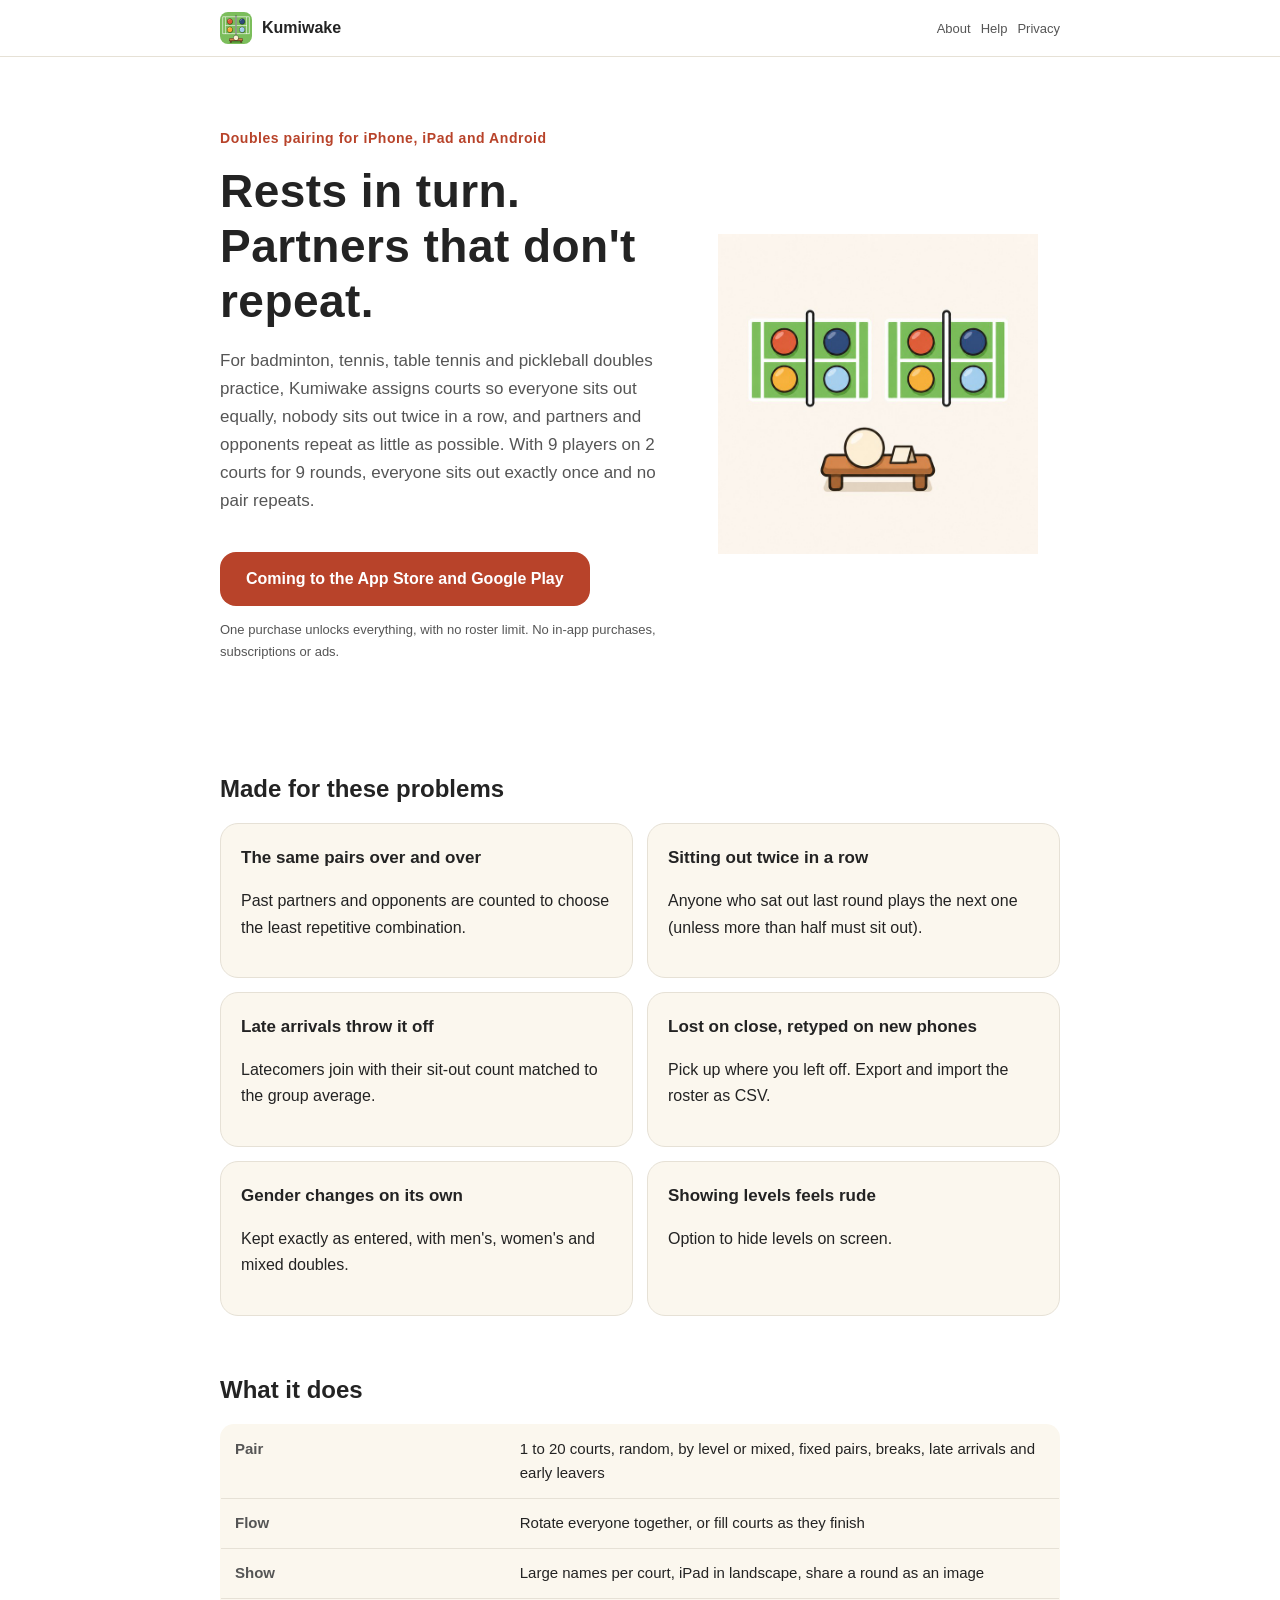
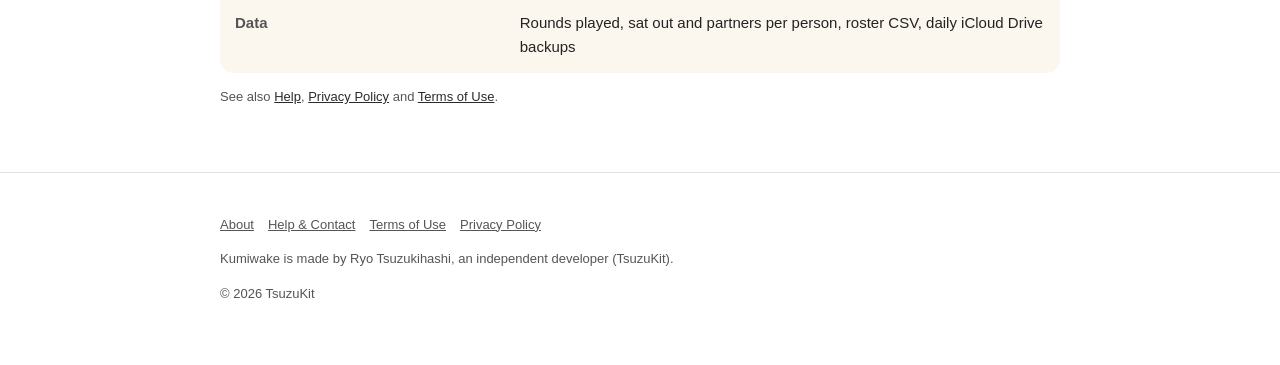
<file: index.html>
<!DOCTYPE html>
<html lang="ja" data-title-ja="くみわけ｜ダブルスのペア決めとコート振り分け" data-title-en="Kumiwake | Doubles pairing">
<head>
<meta charset="UTF-8">
<meta name="viewport" content="width=device-width, initial-scale=1">
<script>(function(){var l=navigator.languages&&navigator.languages.length?navigator.languages:[navigator.language||"ja"],p="en";for(var i=0;i<l.length;i++){var c=String(l[i]).toLowerCase();if(c.indexOf("ja")===0){p="ja";break}if(c.indexOf("en")===0){p="en";break}}var d=document.documentElement;d.lang=p;var t=d.getAttribute("data-title-"+p);if(t){document.title=t}})();</script>
<title>くみわけ｜ダブルスのペア決めとコート振り分け</title>
<meta name="description" content="練習会のダブルスを、休みの回数をそろえ、続けて休まず、同じペアと相手が重ならないように組む。途中参加・早退・固定のペアにも。買い切り・広告なし。 / Pair doubles players so everyone sits out equally, nobody sits out twice in a row, and partners rarely repeat. Late arrivals and fixed pairs too. One purchase, no ads.">
<meta property="og:title" content="くみわけ｜ダブルスのペア決めとコート振り分け">
<meta property="og:description" content="練習会のダブルスを、休みの回数をそろえ、続けて休まず、同じペアと相手が重ならないように組む。途中参加・早退・固定のペアにも。買い切り・広告なし。">
<meta property="og:type" content="website">
<meta property="og:url" content="https://kumiwake.tsuzukit.com/">
<meta property="og:image" content="https://kumiwake.tsuzukit.com/assets/og.jpg">
<link rel="icon" href="assets/icon.png">
<link rel="apple-touch-icon" href="assets/icon.png">
<link rel="stylesheet" href="style.css">
</head>
<body>
<div data-l="ja" lang="ja">
<header class="site"><div class="wrap">
<a class="brand" href="./"><img src="assets/icon.png" alt="" width="32" height="32">くみわけ</a>
<nav class="site"><a href="./">紹介</a><a href="support.html">使い方</a><a href="privacy.html">プライバシー</a></nav>
</div></header>
<main class="wrap">
<section class="hero">
<div>
<p class="eyebrow">iPhone・iPad・Android の練習会のペア決め</p>
<h1>休みは順番に。<br>同じペアは続かない。</h1>
<p class="lead">バドミントン・テニス・卓球・ピックルボールのダブルスの練習会で、休みの回数をそろえ、同じ人が続けて休まず、同じペアと同じ相手がなるべく重ならないようにコートを振り分けます。9人・2コートを9回組むと、全員がちょうど1回ずつ休み、同じペアは1度も重なりません。</p>
<a class="cta" href="#store" id="store">App Store・Google Play で配信予定</a>
<p class="note">買い切りで全部の機能が使え、名簿の人数にも制限はありません。アプリ内課金・サブスクリプション・広告はありません。</p>
</div>
<img src="assets/hero.jpg" alt="コートに名前の札が振り分けられるイラスト" width="360">
</section>

<h2>こんな困りごとのために</h2>
<div class="grid two">
<div class="card"><h3>同じペアばかり</h3><p>これまでのペアと相手の回数を数えて、重なりの少ない組み合わせを選びます。</p></div>
<div class="card"><h3>連続で休む人が出る</h3><p>前の回に休んだ人は、次の回は必ず出ます（休む人が半分をこえるときを除く）。</p></div>
<div class="card"><h3>途中参加で休みが偏る</h3><p>途中で来た人は、休みの回数をみんなの平均にそろえて入ります。</p></div>
<div class="card"><h3>閉じると消える・機種変更で入れ直し</h3><p>閉じても続きから。名簿は CSV で書き出し・読みこみ。</p></div>
<div class="card"><h3>性別が勝手に変わる</h3><p>入れたままにします。男ダブ・女ダブ・ミックスも。</p></div>
<div class="card"><h3>レベルが相手に見えるのは失礼</h3><p>レベルを画面に出さない設定があります。</p></div>
</div>

<h2>できること</h2>
<table>
<tr><th>組む</th><td>コート 1〜20 面・ばらばら／レベルをそろえる／男女・固定のペア・休みの人・途中参加と早退</td></tr>
<tr><th>進め方</th><td>みんなそろって交代・終わったコートから順に</td></tr>
<tr><th>見せる</th><td>コートごとのペアを大きく・iPad の横・回を画像で共有</td></tr>
<tr><th>データ</th><td>出た回数・休んだ回数・組んだ相手の数・名簿の CSV・iCloud Drive の毎日の控え</td></tr>
</table>
<p class="note"><a href="support.html">使い方</a>・<a href="privacy.html">プライバシーポリシー</a>・<a href="terms.html">利用規約</a>もご覧ください。</p>
</main>
<footer class="site"><div class="wrap">
<p><a href="./">紹介</a><a href="support.html">使い方とお問い合わせ</a><a href="terms.html">利用規約</a><a href="privacy.html">プライバシーポリシー</a></p>
<p>くみわけは、個人開発者の續橋涼（TsuzuKit）が作っているアプリです。</p>
<p>© 2026 TsuzuKit</p>
</div></footer>
</div>
<div data-l="en" lang="en">
<header class="site"><div class="wrap">
<a class="brand" href="./"><img src="assets/icon.png" alt="" width="32" height="32">Kumiwake</a>
<nav class="site"><a href="./">About</a><a href="support.html">Help</a><a href="privacy.html">Privacy</a></nav>
</div></header>
<main class="wrap">
<section class="hero">
<div>
<p class="eyebrow">Doubles pairing for iPhone, iPad and Android</p>
<h1>Rests in turn.<br>Partners that don't repeat.</h1>
<p class="lead">For badminton, tennis, table tennis and pickleball doubles practice, Kumiwake assigns courts so everyone sits out equally, nobody sits out twice in a row, and partners and opponents repeat as little as possible. With 9 players on 2 courts for 9 rounds, everyone sits out exactly once and no pair repeats.</p>
<a class="cta" href="#store" id="store">Coming to the App Store and Google Play</a>
<p class="note">One purchase unlocks everything, with no roster limit. No in-app purchases, subscriptions or ads.</p>
</div>
<img src="assets/hero.jpg" alt="Illustration of name tags assigned to courts" width="360">
</section>

<h2>Made for these problems</h2>
<div class="grid two">
<div class="card"><h3>The same pairs over and over</h3><p>Past partners and opponents are counted to choose the least repetitive combination.</p></div>
<div class="card"><h3>Sitting out twice in a row</h3><p>Anyone who sat out last round plays the next one (unless more than half must sit out).</p></div>
<div class="card"><h3>Late arrivals throw it off</h3><p>Latecomers join with their sit-out count matched to the group average.</p></div>
<div class="card"><h3>Lost on close, retyped on new phones</h3><p>Pick up where you left off. Export and import the roster as CSV.</p></div>
<div class="card"><h3>Gender changes on its own</h3><p>Kept exactly as entered, with men's, women's and mixed doubles.</p></div>
<div class="card"><h3>Showing levels feels rude</h3><p>Option to hide levels on screen.</p></div>
</div>

<h2>What it does</h2>
<table>
<tr><th>Pair</th><td>1 to 20 courts, random, by level or mixed, fixed pairs, breaks, late arrivals and early leavers</td></tr>
<tr><th>Flow</th><td>Rotate everyone together, or fill courts as they finish</td></tr>
<tr><th>Show</th><td>Large names per court, iPad in landscape, share a round as an image</td></tr>
<tr><th>Data</th><td>Rounds played, sat out and partners per person, roster CSV, daily iCloud Drive backups</td></tr>
</table>
<p class="note">See also <a href="support.html">Help</a>, <a href="privacy.html">Privacy Policy</a> and <a href="terms.html">Terms of Use</a>.</p>
</main>
<footer class="site"><div class="wrap">
<p><a href="./">About</a><a href="support.html">Help & Contact</a><a href="terms.html">Terms of Use</a><a href="privacy.html">Privacy Policy</a></p>
<p>Kumiwake is made by Ryo Tsuzukihashi, an independent developer (TsuzuKit).</p>
<p>© 2026 TsuzuKit</p>
</div></footer>
</div>
</body>
</html>
</file>
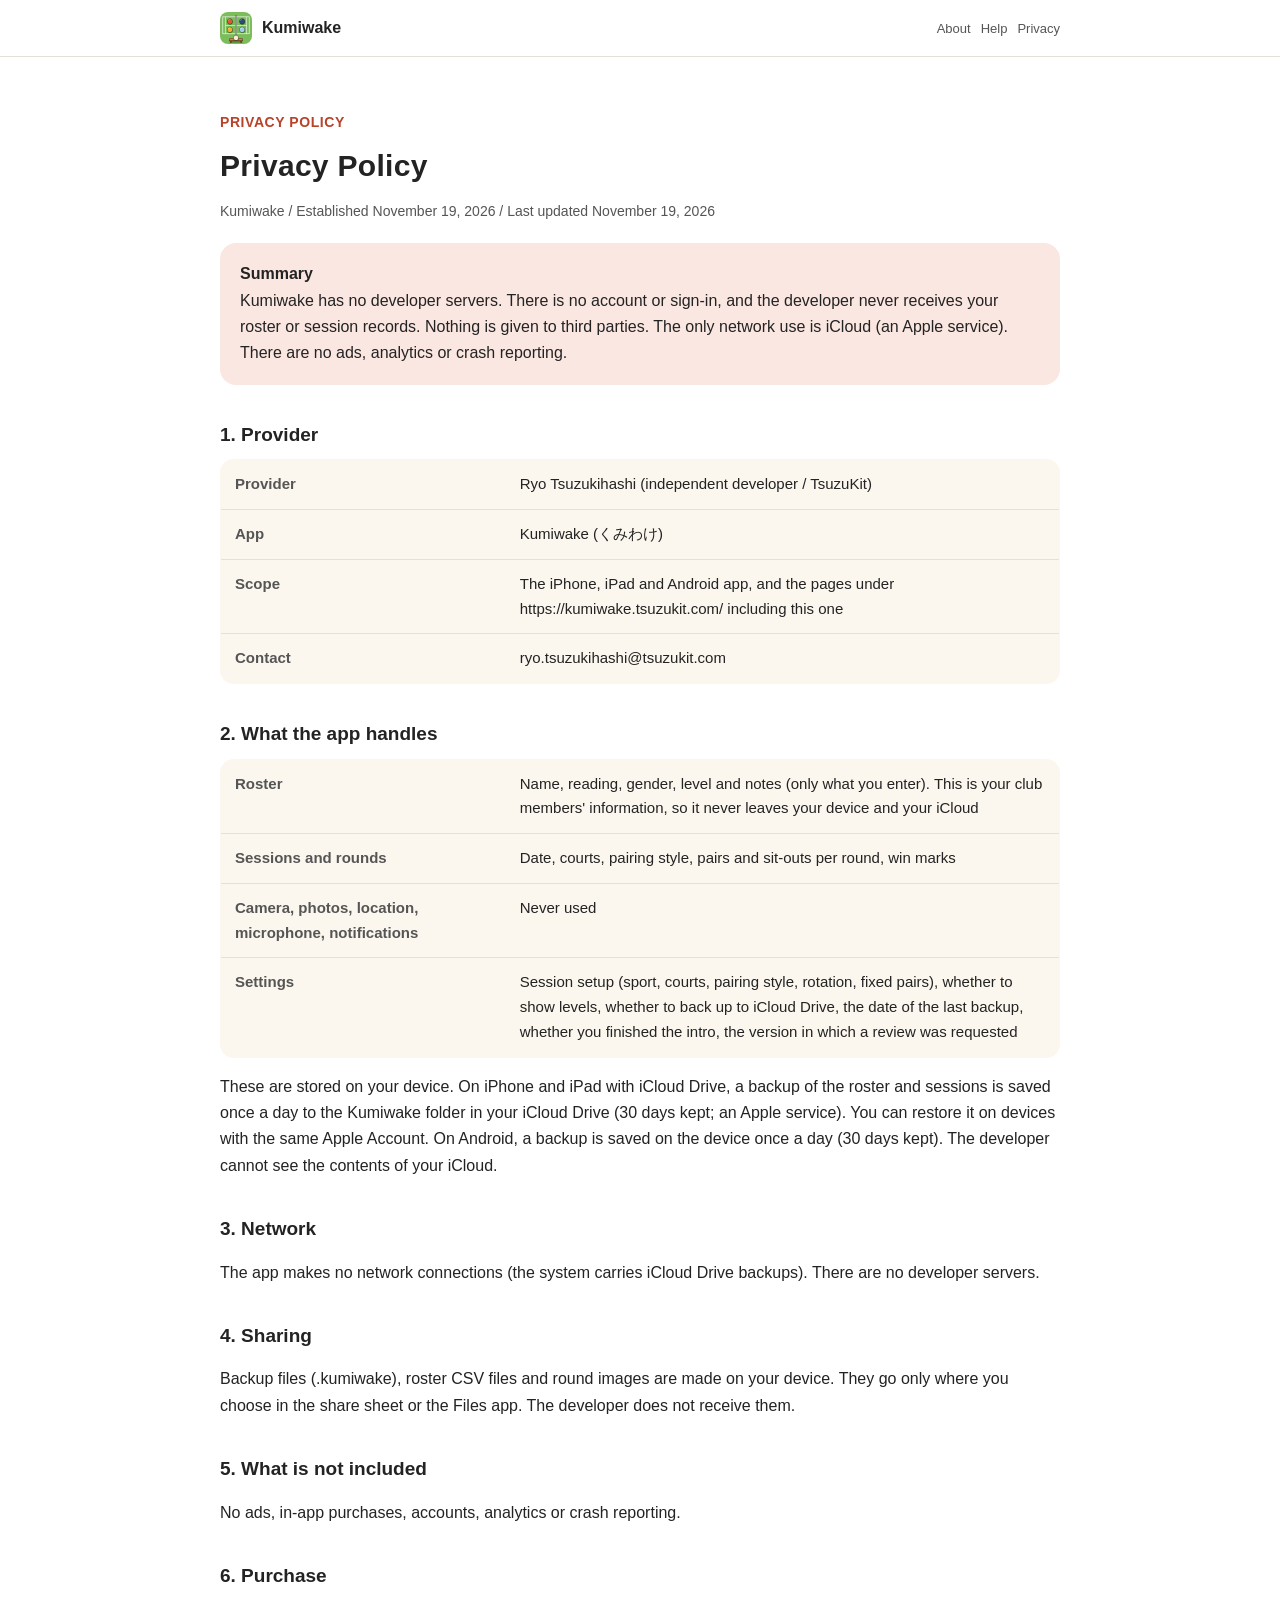
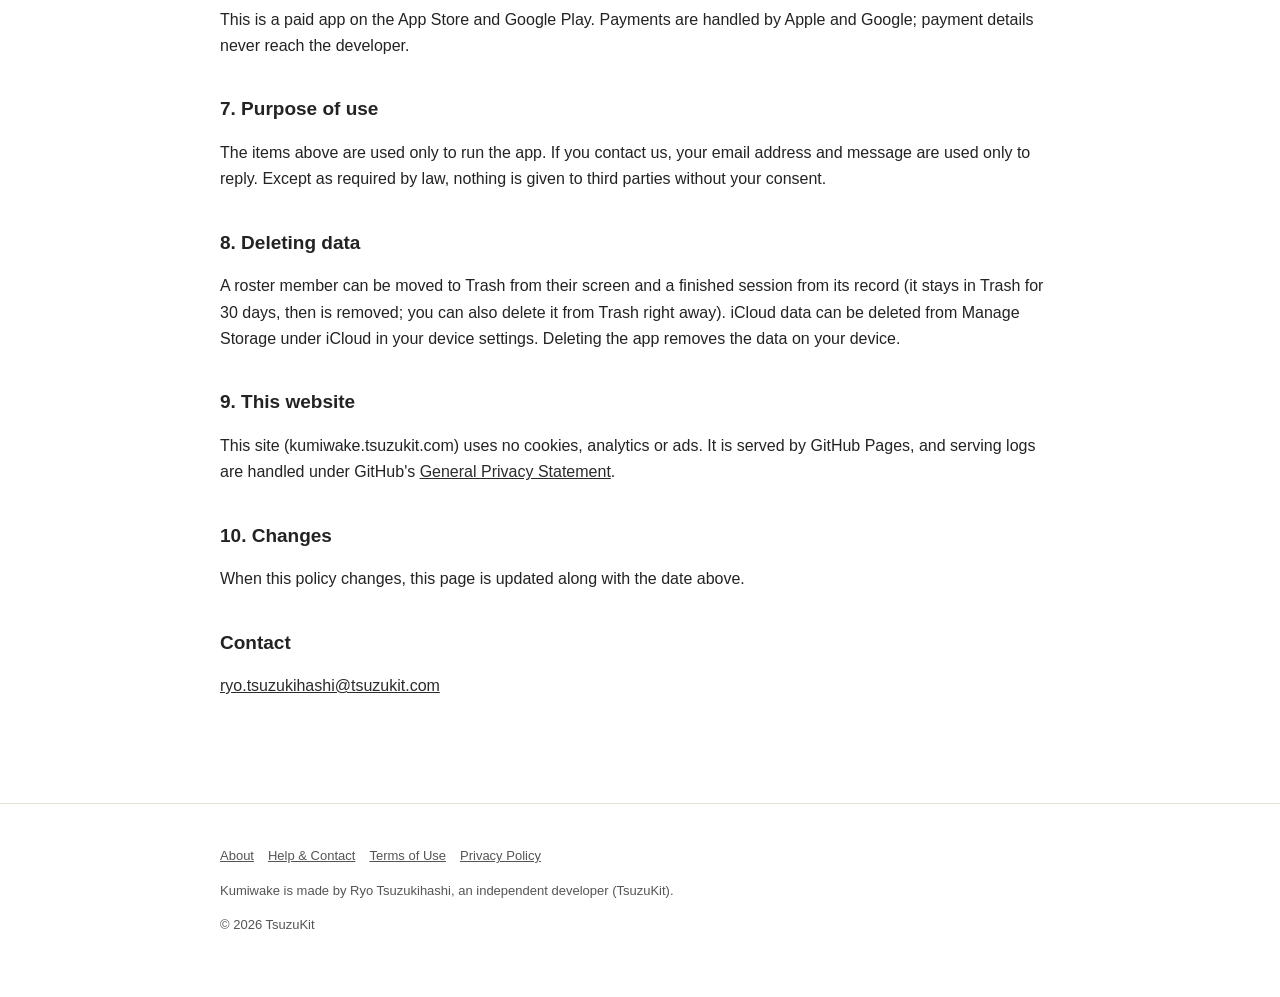
<file: privacy.html>
<!DOCTYPE html>
<html lang="ja" data-title-ja="プライバシーポリシー - くみわけ" data-title-en="Privacy Policy - Kumiwake">
<head>
<meta charset="UTF-8">
<meta name="viewport" content="width=device-width, initial-scale=1">
<script>(function(){var l=navigator.languages&&navigator.languages.length?navigator.languages:[navigator.language||"ja"],p="en";for(var i=0;i<l.length;i++){var c=String(l[i]).toLowerCase();if(c.indexOf("ja")===0){p="ja";break}if(c.indexOf("en")===0){p="en";break}}var d=document.documentElement;d.lang=p;var t=d.getAttribute("data-title-"+p);if(t){document.title=t}})();</script>
<title>プライバシーポリシー - くみわけ</title>
<meta name="description" content="くみわけのプライバシーポリシー。開発者は個人情報を集めません。名簿は端末の外に送りません。 / Privacy Policy for Kumiwake. The developer collects no personal information. Your roster never leaves your device.">
<meta property="og:title" content="プライバシーポリシー - くみわけ">
<meta property="og:description" content="くみわけのプライバシーポリシー。開発者は個人情報を集めません。名簿は端末の外に送りません。">
<meta property="og:type" content="website">
<meta property="og:url" content="https://kumiwake.tsuzukit.com/privacy.html">
<meta property="og:image" content="https://kumiwake.tsuzukit.com/assets/og.jpg">
<link rel="icon" href="assets/icon.png">
<link rel="apple-touch-icon" href="assets/icon.png">
<link rel="stylesheet" href="style.css">
</head>
<body>
<div data-l="ja" lang="ja">
<header class="site"><div class="wrap">
<a class="brand" href="./"><img src="assets/icon.png" alt="" width="32" height="32">くみわけ</a>
<nav class="site"><a href="./">紹介</a><a href="support.html">使い方</a><a href="privacy.html">プライバシー</a></nav>
</div></header>
<main class="wrap">
<article class="doc">
<p class="eyebrow">PRIVACY POLICY</p>
<h1>プライバシーポリシー</h1>
<p class="meta">くみわけ／制定日 2026年11月19日／改定日 2026年11月19日</p>
<div class="summary"><strong>このポリシーの要旨</strong><br>くみわけは、開発者のサーバーを持たないアプリです。アカウント登録やログインはなく、開発者があなたの名簿や練習会の記録を受け取ることはありません。第三者に渡すこともありません。通信は iCloud（Apple のサービス）だけです。広告、分析ツール、クラッシュを報告する仕組みは入れていません。</div>
<h2>1. 提供者</h2>
<table>
<tr><th>提供者</th><td>續橋涼（個人開発者 / TsuzuKit）</td></tr>
<tr><th>アプリ名</th><td>くみわけ（英語名 Kumiwake）</td></tr>
<tr><th>対象</th><td>iPhone・iPad・Android 向けアプリと、このページを含む https://kumiwake.tsuzukit.com/ 配下のページ</td></tr>
<tr><th>連絡先</th><td>ryo.tsuzukihashi@tsuzukit.com</td></tr>
</table>
<h2>2. アプリが扱うもの</h2>
<table>
<tr><th>名簿</th><td>名前・ふりがな・性別・レベル・メモ（どれも入れたものだけ）。仲間の方の情報なので、端末とあなたの iCloud の外には出しません</td></tr>
<tr><th>練習会と回</th><td>日付・コート数・組み方・回ごとのペアと休み・勝ちの印</td></tr>
<tr><th>カメラ・写真・位置・マイク・通知</th><td>使いません</td></tr>
<tr><th>アプリの設定</th><td>練習会の初めの決めごと（競技・コート数・組み方・進め方・固定のペア）・レベルを出すか・iCloud Drive に控えるか・最後に控えた日・案内を終えたかどうか・レビューのお願いを出した版</td></tr>
</table>
<p>これらは端末の中に保存します。iCloud Drive が使える iPhone・iPad では、名簿と練習会の控えを毎日1回あなたの iCloud Drive の「Kumiwake」のフォルダに置きます（30 日分。Apple のサービス）。同じ Apple アカウントの端末から戻せます。Android では、控えを毎日1回この端末の中に置きます（30 日分）。開発者は、あなたの iCloud の中身を見ることはできません。</p>
<h2>3. 通信</h2>
<p>アプリは通信しません（iCloud Drive の控えは OS が運びます）。開発者のサーバーはありません。</p>
<h2>4. 書き出し</h2>
<p>控えのファイル（.kumiwake）・名簿の CSV・回の画像は端末の中で作ります。送り先は、あなたが共有の画面やファイル App で選んだ場所です。開発者には届きません。</p>
<h2>5. 入れていないもの</h2>
<p>広告・アプリ内課金・アカウント登録・分析ツール・クラッシュの報告は入れていません。</p>
<h2>6. 購入</h2>
<p>本アプリは App Store と Google Play の有料アプリです。お支払いは Apple・Google が処理し、支払いの情報は開発者には届きません。</p>
<h2>7. 情報を使う目的</h2>
<p>上のものは、アプリを動かすためだけに使います。お問い合わせをいただいたときは、メールアドレスと内容をお返事のためだけに使います。法令にもとづく場合を除き、本人の同意なく第三者に渡すことはありません。</p>
<h2>8. 消したいとき</h2>
<p>名簿の人は1人の画面から、終わった練習会は記録の画面から、ゴミ箱に入れられます（ゴミ箱に 30 日残り、そのあと消えます。ゴミ箱からすぐに消すこともできます）。iCloud の記録は、端末の設定の iCloud の「ストレージを管理」から消せます。アプリを消すと、端末の中のデータは消えます。</p>
<h2>9. このウェブサイトについて</h2>
<p>このサイト（kumiwake.tsuzukit.com）は、Cookie も、アクセスを計測する仕組みも、広告も使っていません。サイトは GitHub Pages で配信しており、配信の記録は GitHub の <a href="https://docs.github.com/ja/site-policy/privacy-policies/github-general-privacy-statement">プライバシーについての声明</a> に沿って扱われます。</p>
<h2>10. 改定</h2>
<p>このポリシーを変えるときは、このページを書きかえ、上の改定日を新しくします。</p>
<h2>お問い合わせ</h2>
<p><a href="mailto:ryo.tsuzukihashi@tsuzukit.com">ryo.tsuzukihashi@tsuzukit.com</a></p>
</article>
</main>
<footer class="site"><div class="wrap">
<p><a href="./">紹介</a><a href="support.html">使い方とお問い合わせ</a><a href="terms.html">利用規約</a><a href="privacy.html">プライバシーポリシー</a></p>
<p>くみわけは、個人開発者の續橋涼（TsuzuKit）が作っているアプリです。</p>
<p>© 2026 TsuzuKit</p>
</div></footer>
</div>
<div data-l="en" lang="en">
<header class="site"><div class="wrap">
<a class="brand" href="./"><img src="assets/icon.png" alt="" width="32" height="32">Kumiwake</a>
<nav class="site"><a href="./">About</a><a href="support.html">Help</a><a href="privacy.html">Privacy</a></nav>
</div></header>
<main class="wrap">
<article class="doc">
<p class="eyebrow">PRIVACY POLICY</p>
<h1>Privacy Policy</h1>
<p class="meta">Kumiwake / Established November 19, 2026 / Last updated November 19, 2026</p>
<div class="summary"><strong>Summary</strong><br>Kumiwake has no developer servers. There is no account or sign-in, and the developer never receives your roster or session records. Nothing is given to third parties. The only network use is iCloud (an Apple service). There are no ads, analytics or crash reporting.</div>
<h2>1. Provider</h2>
<table>
<tr><th>Provider</th><td>Ryo Tsuzukihashi (independent developer / TsuzuKit)</td></tr>
<tr><th>App</th><td>Kumiwake (くみわけ)</td></tr>
<tr><th>Scope</th><td>The iPhone, iPad and Android app, and the pages under https://kumiwake.tsuzukit.com/ including this one</td></tr>
<tr><th>Contact</th><td>ryo.tsuzukihashi@tsuzukit.com</td></tr>
</table>
<h2>2. What the app handles</h2>
<table>
<tr><th>Roster</th><td>Name, reading, gender, level and notes (only what you enter). This is your club members' information, so it never leaves your device and your iCloud</td></tr>
<tr><th>Sessions and rounds</th><td>Date, courts, pairing style, pairs and sit-outs per round, win marks</td></tr>
<tr><th>Camera, photos, location, microphone, notifications</th><td>Never used</td></tr>
<tr><th>Settings</th><td>Session setup (sport, courts, pairing style, rotation, fixed pairs), whether to show levels, whether to back up to iCloud Drive, the date of the last backup, whether you finished the intro, the version in which a review was requested</td></tr>
</table>
<p>These are stored on your device. On iPhone and iPad with iCloud Drive, a backup of the roster and sessions is saved once a day to the Kumiwake folder in your iCloud Drive (30 days kept; an Apple service). You can restore it on devices with the same Apple Account. On Android, a backup is saved on the device once a day (30 days kept). The developer cannot see the contents of your iCloud.</p>
<h2>3. Network</h2>
<p>The app makes no network connections (the system carries iCloud Drive backups). There are no developer servers.</p>
<h2>4. Sharing</h2>
<p>Backup files (.kumiwake), roster CSV files and round images are made on your device. They go only where you choose in the share sheet or the Files app. The developer does not receive them.</p>
<h2>5. What is not included</h2>
<p>No ads, in-app purchases, accounts, analytics or crash reporting.</p>
<h2>6. Purchase</h2>
<p>This is a paid app on the App Store and Google Play. Payments are handled by Apple and Google; payment details never reach the developer.</p>
<h2>7. Purpose of use</h2>
<p>The items above are used only to run the app. If you contact us, your email address and message are used only to reply. Except as required by law, nothing is given to third parties without your consent.</p>
<h2>8. Deleting data</h2>
<p>A roster member can be moved to Trash from their screen and a finished session from its record (it stays in Trash for 30 days, then is removed; you can also delete it from Trash right away). iCloud data can be deleted from Manage Storage under iCloud in your device settings. Deleting the app removes the data on your device.</p>
<h2>9. This website</h2>
<p>This site (kumiwake.tsuzukit.com) uses no cookies, analytics or ads. It is served by GitHub Pages, and serving logs are handled under GitHub's <a href="https://docs.github.com/en/site-policy/privacy-policies/github-general-privacy-statement">General Privacy Statement</a>.</p>
<h2>10. Changes</h2>
<p>When this policy changes, this page is updated along with the date above.</p>
<h2>Contact</h2>
<p><a href="mailto:ryo.tsuzukihashi@tsuzukit.com">ryo.tsuzukihashi@tsuzukit.com</a></p>
</article>
</main>
<footer class="site"><div class="wrap">
<p><a href="./">About</a><a href="support.html">Help & Contact</a><a href="terms.html">Terms of Use</a><a href="privacy.html">Privacy Policy</a></p>
<p>Kumiwake is made by Ryo Tsuzukihashi, an independent developer (TsuzuKit).</p>
<p>© 2026 TsuzuKit</p>
</div></footer>
</div>
</body>
</html>
</file>
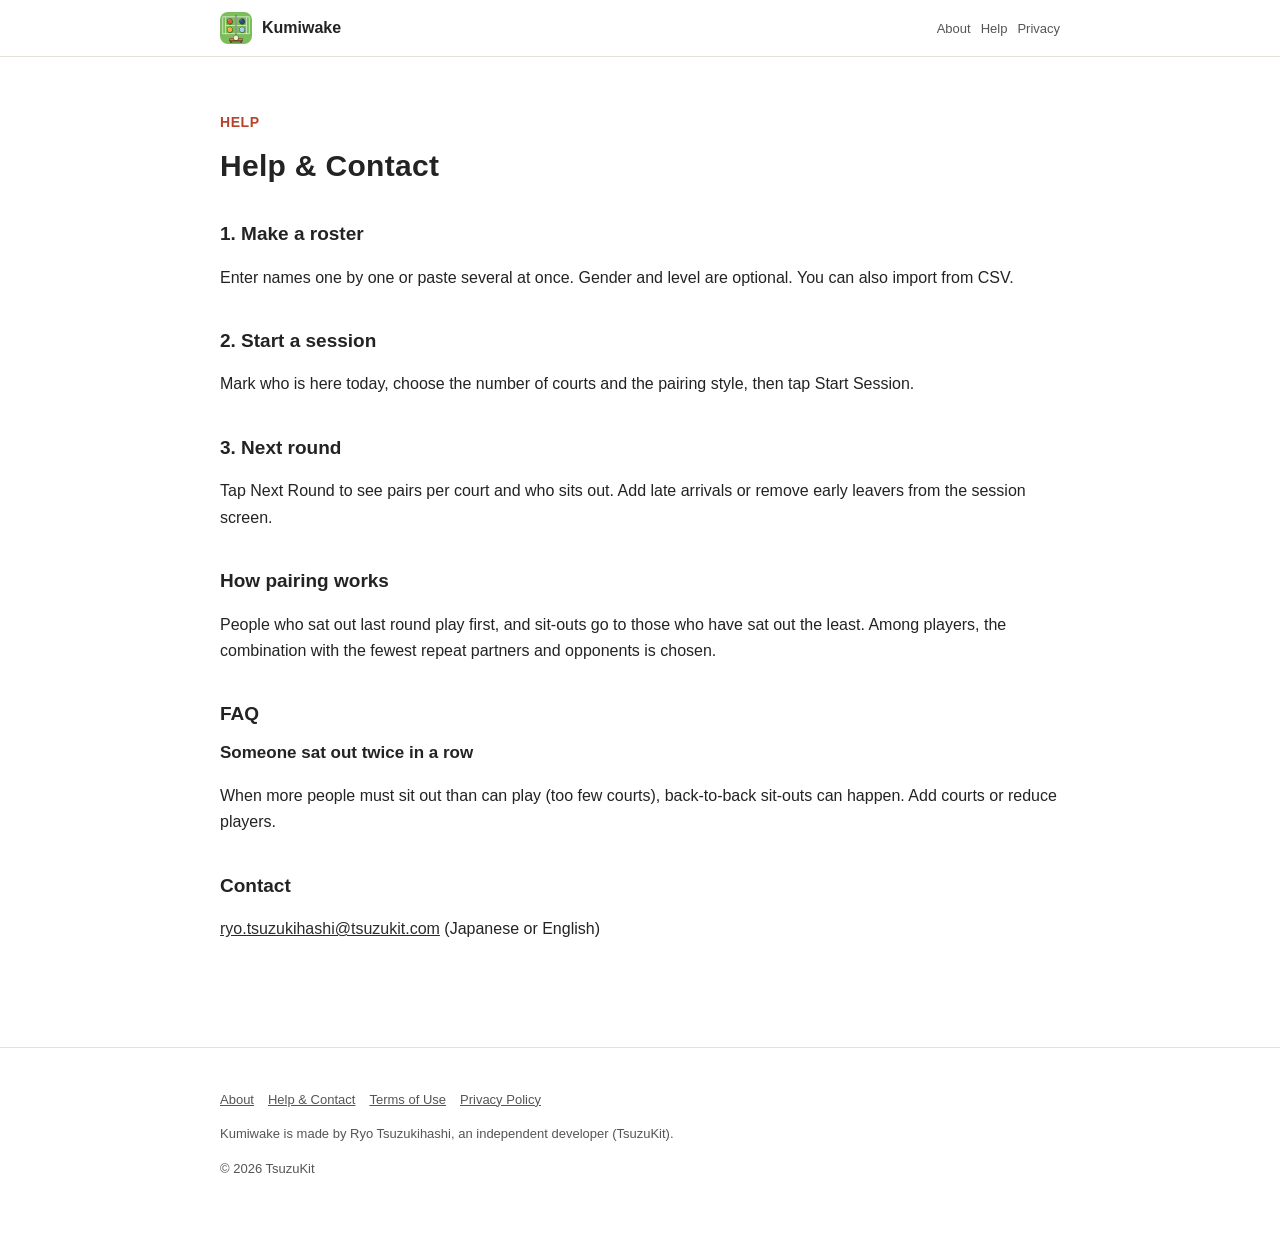
<file: support.html>
<!DOCTYPE html>
<html lang="ja" data-title-ja="使い方とお問い合わせ - くみわけ" data-title-en="Help &amp; Contact - Kumiwake">
<head>
<meta charset="UTF-8">
<meta name="viewport" content="width=device-width, initial-scale=1">
<script>(function(){var l=navigator.languages&&navigator.languages.length?navigator.languages:[navigator.language||"ja"],p="en";for(var i=0;i<l.length;i++){var c=String(l[i]).toLowerCase();if(c.indexOf("ja")===0){p="ja";break}if(c.indexOf("en")===0){p="en";break}}var d=document.documentElement;d.lang=p;var t=d.getAttribute("data-title-"+p);if(t){document.title=t}})();</script>
<title>使い方とお問い合わせ - くみわけ</title>
<meta name="description" content="くみわけの使い方（名簿・練習会・次の回・途中参加・組み方）とよくあるご質問、お問い合わせ。 / How to use Kumiwake (roster, sessions, next round, late arrivals, how pairing works), FAQ and contact.">
<meta property="og:title" content="使い方とお問い合わせ - くみわけ">
<meta property="og:description" content="くみわけの使い方（名簿・練習会・次の回・途中参加・組み方）とよくあるご質問、お問い合わせ。">
<meta property="og:type" content="website">
<meta property="og:url" content="https://kumiwake.tsuzukit.com/support.html">
<meta property="og:image" content="https://kumiwake.tsuzukit.com/assets/og.jpg">
<link rel="icon" href="assets/icon.png">
<link rel="apple-touch-icon" href="assets/icon.png">
<link rel="stylesheet" href="style.css">
</head>
<body>
<div data-l="ja" lang="ja">
<header class="site"><div class="wrap">
<a class="brand" href="./"><img src="assets/icon.png" alt="" width="32" height="32">くみわけ</a>
<nav class="site"><a href="./">紹介</a><a href="support.html">使い方</a><a href="privacy.html">プライバシー</a></nav>
</div></header>
<main class="wrap">
<article class="doc">
<p class="eyebrow">HELP</p>
<h1>使い方とお問い合わせ</h1>
<h2>1. 名簿をつくる</h2>
<p>名前を1人ずつ、またはまとめて貼りつけて入れます。性別とレベルは入れなくてもかまいません。CSV から読みこむこともできます。</p>
<h2>2. 練習会をはじめる</h2>
<p>今日いる人に印を付け、コート数と組み方を選んで［練習会をはじめる］。</p>
<h2>3. 次の回</h2>
<p>［次の回］でコートごとのペアと休む人が出ます。途中で来た人・帰る人は、練習中の画面から足したり外したりできます。</p>
<h2>組み方</h2>
<p>前の回に休んだ人は先に出し、休んだ回数の少ない人から休みを回します。出る人の組み合わせは、これまで同じペアになった回数・相手になった回数が一番少なくなるものを選びます。</p>
<h2>よくあるご質問</h2>
<h3>同じ人が2回続けて休みました</h3>
<p>休む人が出る人より多いとき（コートが少ないとき）は、続けて休むことがあります。コート数を増やすか、人を減らしてください。</p>
<h2>お問い合わせ</h2>
<p><a href="mailto:ryo.tsuzukihashi@tsuzukit.com">ryo.tsuzukihashi@tsuzukit.com</a>（日本語・英語）</p>
</article>
</main>
<footer class="site"><div class="wrap">
<p><a href="./">紹介</a><a href="support.html">使い方とお問い合わせ</a><a href="terms.html">利用規約</a><a href="privacy.html">プライバシーポリシー</a></p>
<p>くみわけは、個人開発者の續橋涼（TsuzuKit）が作っているアプリです。</p>
<p>© 2026 TsuzuKit</p>
</div></footer>
</div>
<div data-l="en" lang="en">
<header class="site"><div class="wrap">
<a class="brand" href="./"><img src="assets/icon.png" alt="" width="32" height="32">Kumiwake</a>
<nav class="site"><a href="./">About</a><a href="support.html">Help</a><a href="privacy.html">Privacy</a></nav>
</div></header>
<main class="wrap">
<article class="doc">
<p class="eyebrow">HELP</p>
<h1>Help &amp; Contact</h1>
<h2>1. Make a roster</h2>
<p>Enter names one by one or paste several at once. Gender and level are optional. You can also import from CSV.</p>
<h2>2. Start a session</h2>
<p>Mark who is here today, choose the number of courts and the pairing style, then tap Start Session.</p>
<h2>3. Next round</h2>
<p>Tap Next Round to see pairs per court and who sits out. Add late arrivals or remove early leavers from the session screen.</p>
<h2>How pairing works</h2>
<p>People who sat out last round play first, and sit-outs go to those who have sat out the least. Among players, the combination with the fewest repeat partners and opponents is chosen.</p>
<h2>FAQ</h2>
<h3>Someone sat out twice in a row</h3>
<p>When more people must sit out than can play (too few courts), back-to-back sit-outs can happen. Add courts or reduce players.</p>
<h2>Contact</h2>
<p><a href="mailto:ryo.tsuzukihashi@tsuzukit.com">ryo.tsuzukihashi@tsuzukit.com</a> (Japanese or English)</p>
</article>
</main>
<footer class="site"><div class="wrap">
<p><a href="./">About</a><a href="support.html">Help & Contact</a><a href="terms.html">Terms of Use</a><a href="privacy.html">Privacy Policy</a></p>
<p>Kumiwake is made by Ryo Tsuzukihashi, an independent developer (TsuzuKit).</p>
<p>© 2026 TsuzuKit</p>
</div></footer>
</div>
</body>
</html>
</file>
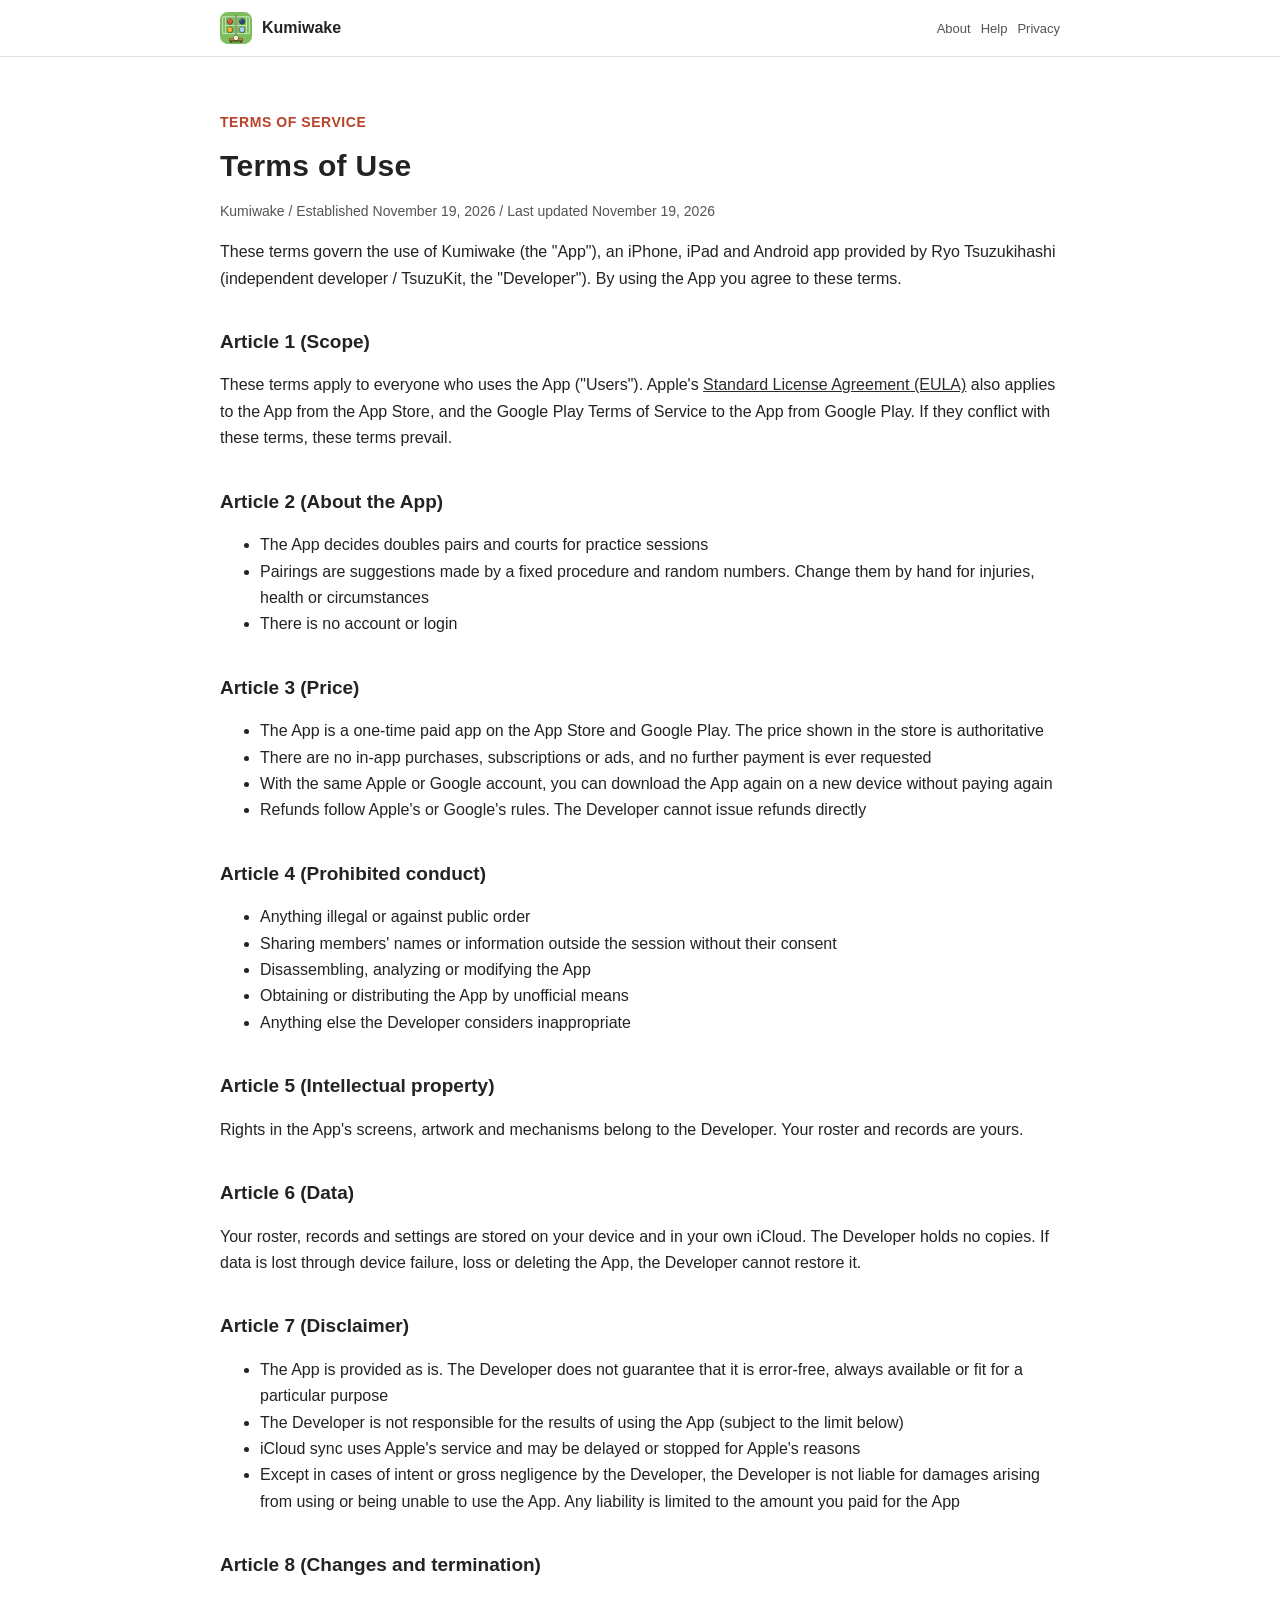
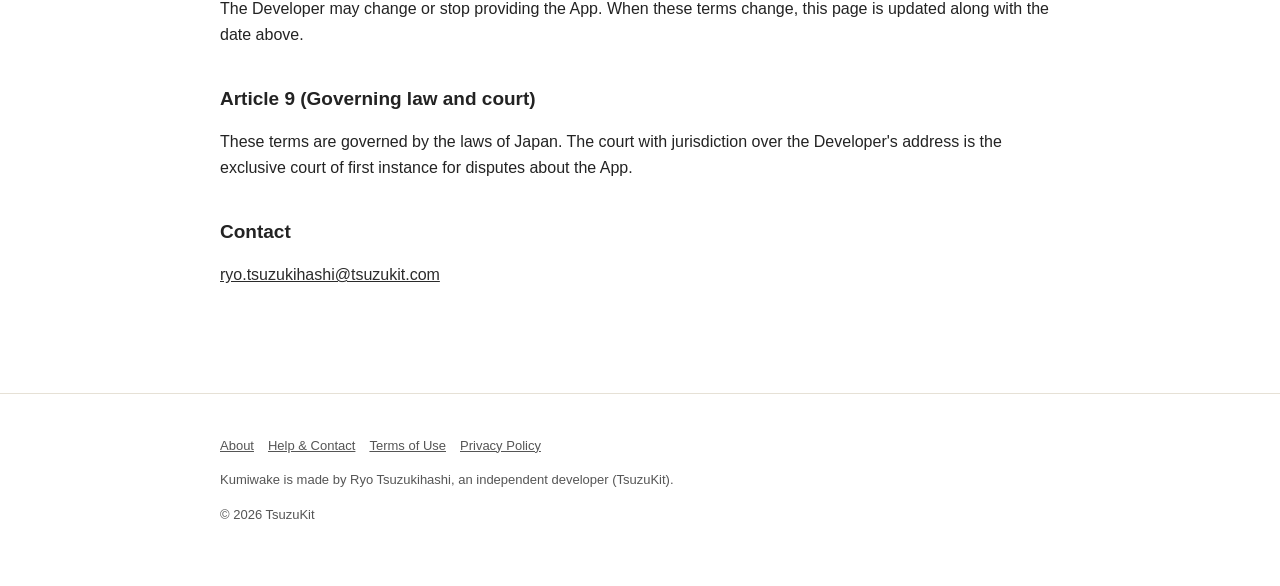
<file: terms.html>
<!DOCTYPE html>
<html lang="ja" data-title-ja="利用規約 - くみわけ" data-title-en="Terms of Use - Kumiwake">
<head>
<meta charset="UTF-8">
<meta name="viewport" content="width=device-width, initial-scale=1">
<script>(function(){var l=navigator.languages&&navigator.languages.length?navigator.languages:[navigator.language||"ja"],p="en";for(var i=0;i<l.length;i++){var c=String(l[i]).toLowerCase();if(c.indexOf("ja")===0){p="ja";break}if(c.indexOf("en")===0){p="en";break}}var d=document.documentElement;d.lang=p;var t=d.getAttribute("data-title-"+p);if(t){document.title=t}})();</script>
<title>利用規約 - くみわけ</title>
<meta name="description" content="くみわけの利用規約。 / Terms of Use for Kumiwake.">
<meta property="og:title" content="利用規約 - くみわけ">
<meta property="og:description" content="くみわけの利用規約。">
<meta property="og:type" content="website">
<meta property="og:url" content="https://kumiwake.tsuzukit.com/terms.html">
<meta property="og:image" content="https://kumiwake.tsuzukit.com/assets/og.jpg">
<link rel="icon" href="assets/icon.png">
<link rel="apple-touch-icon" href="assets/icon.png">
<link rel="stylesheet" href="style.css">
</head>
<body>
<div data-l="ja" lang="ja">
<header class="site"><div class="wrap">
<a class="brand" href="./"><img src="assets/icon.png" alt="" width="32" height="32">くみわけ</a>
<nav class="site"><a href="./">紹介</a><a href="support.html">使い方</a><a href="privacy.html">プライバシー</a></nav>
</div></header>
<main class="wrap">
<article class="doc">
<p class="eyebrow">TERMS OF SERVICE</p>
<h1>利用規約</h1>
<p class="meta">くみわけ／制定日 2026年11月19日／改定日 2026年11月19日</p>
<p>この規約は、續橋涼（個人開発者 / TsuzuKit。以下「開発者」）が提供する iPhone・iPad・Android アプリ「くみわけ」（以下「本アプリ」）を使うときの決まりです。本アプリを使った時点で、この規約に同意したものとします。</p>
<h2>第1条（適用）</h2>
<p>この規約は、本アプリを使うすべての方（以下「利用者」）に適用されます。App Store から入れた本アプリには、Apple が定める<a href="https://www.apple.com/legal/internet-services/itunes/dev/stdeula/">標準のライセンス契約（EULA）</a>も、Google Play から入れた本アプリには Google Play の利用規約も、あわせて適用されます。この規約とそれらが食い違うときは、この規約を優先します。</p>
<h2>第2条（本アプリについて）</h2>
<ul>
<li>本アプリは、ダブルスの練習会でペアとコートを決めるための道具です</li>
<li>組み合わせは決まった手順と乱数で作る目安です。けがや体調・その場の事情に合わせて、手で変えてください</li>
<li>アカウント登録やログインはありません</li>
</ul>
<h2>第3条（料金）</h2>
<ul>
<li>本アプリは、App Store・Google Play で購入する買い切りの有料アプリです。価格はストアに表示されるものが正です</li>
<li>アプリ内課金、サブスクリプション、広告はありません。購入したあとに追加の支払いを求めることはありません</li>
<li>同じ Apple アカウント・Google アカウントであれば、機種変更やアプリの入れ直しのときに、もう一度お支払いいただかずにダウンロードできます</li>
<li>返金は Apple・Google の規定に従います。開発者が直接返金することはできません</li>
</ul>
<h2>第4条（禁止事項）</h2>
<p>本アプリを使うとき、次のことをしてはいけません。</p>
<ul>
<li>法令や公序良俗に反すること</li>
<li>仲間の名前や情報を、本人の許しなく練習会の外へ配ること</li>
<li>本アプリを分解・解析・改変すること</li>
<li>本アプリを正規の方法以外で入手したり、配ったりすること</li>
<li>そのほか、開発者が不適切と判断すること</li>
</ul>
<h2>第5条（知的財産）</h2>
<p>本アプリの画面・絵・仕組みについての権利は、開発者にあります。利用者の名簿と記録は、利用者のものです。</p>
<h2>第6条（データ）</h2>
<p>名簿・記録・設定は、利用者の端末と、利用者の iCloud に保存されます。開発者はその記録を持っていません。端末の故障や紛失、アプリの削除などで消えても、開発者は元に戻すことができません。</p>
<h2>第7条（免責事項）</h2>
<ul>
<li>本アプリは、そのままの状態で提供します。開発者は、本アプリに誤りがないこと、いつでも使えること、特定の目的に合うことを保証しません</li>
<li>本アプリを使った結果について、開発者は責任を負いません（下の項の上限のとおり）</li>
<li>iCloud の同期は Apple のサービスを使うため、Apple の都合で遅れたり止まったりすることがあります</li>
<li>本アプリを使ったこと、または使えなかったことで利用者や周りの人に損害が生じても、開発者に故意または重大な過失がある場合を除き、開発者は責任を負いません。責任を負う場合も、利用者が本アプリに支払った金額を上限とします</li>
</ul>
<h2>第8条（変更と終了）</h2>
<p>開発者は、本アプリの内容を変えること、提供を終えることがあります。この規約を変えるときは、このページを書きかえ、上の改定日を新しくします。</p>
<h2>第9条（準拠法と裁判所）</h2>
<p>この規約は日本法に従います。本アプリについての争いは、開発者の住所地を管轄する裁判所を、第一審の専属的な合意管轄裁判所とします。</p>
<h2>お問い合わせ</h2>
<p><a href="mailto:ryo.tsuzukihashi@tsuzukit.com">ryo.tsuzukihashi@tsuzukit.com</a></p>
</article>
</main>
<footer class="site"><div class="wrap">
<p><a href="./">紹介</a><a href="support.html">使い方とお問い合わせ</a><a href="terms.html">利用規約</a><a href="privacy.html">プライバシーポリシー</a></p>
<p>くみわけは、個人開発者の續橋涼（TsuzuKit）が作っているアプリです。</p>
<p>© 2026 TsuzuKit</p>
</div></footer>
</div>
<div data-l="en" lang="en">
<header class="site"><div class="wrap">
<a class="brand" href="./"><img src="assets/icon.png" alt="" width="32" height="32">Kumiwake</a>
<nav class="site"><a href="./">About</a><a href="support.html">Help</a><a href="privacy.html">Privacy</a></nav>
</div></header>
<main class="wrap">
<article class="doc">
<p class="eyebrow">TERMS OF SERVICE</p>
<h1>Terms of Use</h1>
<p class="meta">Kumiwake / Established November 19, 2026 / Last updated November 19, 2026</p>
<p>These terms govern the use of Kumiwake (the "App"), an iPhone, iPad and Android app provided by Ryo Tsuzukihashi (independent developer / TsuzuKit, the "Developer"). By using the App you agree to these terms.</p>
<h2>Article 1 (Scope)</h2>
<p>These terms apply to everyone who uses the App ("Users"). Apple's <a href="https://www.apple.com/legal/internet-services/itunes/dev/stdeula/">Standard License Agreement (EULA)</a> also applies to the App from the App Store, and the Google Play Terms of Service to the App from Google Play. If they conflict with these terms, these terms prevail.</p>
<h2>Article 2 (About the App)</h2>
<ul>
<li>The App decides doubles pairs and courts for practice sessions</li>
<li>Pairings are suggestions made by a fixed procedure and random numbers. Change them by hand for injuries, health or circumstances</li>
<li>There is no account or login</li>
</ul>
<h2>Article 3 (Price)</h2>
<ul>
<li>The App is a one-time paid app on the App Store and Google Play. The price shown in the store is authoritative</li>
<li>There are no in-app purchases, subscriptions or ads, and no further payment is ever requested</li>
<li>With the same Apple or Google account, you can download the App again on a new device without paying again</li>
<li>Refunds follow Apple's or Google's rules. The Developer cannot issue refunds directly</li>
</ul>
<h2>Article 4 (Prohibited conduct)</h2>
<ul>
<li>Anything illegal or against public order</li>
<li>Sharing members' names or information outside the session without their consent</li>
<li>Disassembling, analyzing or modifying the App</li>
<li>Obtaining or distributing the App by unofficial means</li>
<li>Anything else the Developer considers inappropriate</li>
</ul>
<h2>Article 5 (Intellectual property)</h2>
<p>Rights in the App's screens, artwork and mechanisms belong to the Developer. Your roster and records are yours.</p>
<h2>Article 6 (Data)</h2>
<p>Your roster, records and settings are stored on your device and in your own iCloud. The Developer holds no copies. If data is lost through device failure, loss or deleting the App, the Developer cannot restore it.</p>
<h2>Article 7 (Disclaimer)</h2>
<ul>
<li>The App is provided as is. The Developer does not guarantee that it is error-free, always available or fit for a particular purpose</li>
<li>The Developer is not responsible for the results of using the App (subject to the limit below)</li>
<li>iCloud sync uses Apple's service and may be delayed or stopped for Apple's reasons</li>
<li>Except in cases of intent or gross negligence by the Developer, the Developer is not liable for damages arising from using or being unable to use the App. Any liability is limited to the amount you paid for the App</li>
</ul>
<h2>Article 8 (Changes and termination)</h2>
<p>The Developer may change or stop providing the App. When these terms change, this page is updated along with the date above.</p>
<h2>Article 9 (Governing law and court)</h2>
<p>These terms are governed by the laws of Japan. The court with jurisdiction over the Developer's address is the exclusive court of first instance for disputes about the App.</p>
<h2>Contact</h2>
<p><a href="mailto:ryo.tsuzukihashi@tsuzukit.com">ryo.tsuzukihashi@tsuzukit.com</a></p>
</article>
</main>
<footer class="site"><div class="wrap">
<p><a href="./">About</a><a href="support.html">Help & Contact</a><a href="terms.html">Terms of Use</a><a href="privacy.html">Privacy Policy</a></p>
<p>Kumiwake is made by Ryo Tsuzukihashi, an independent developer (TsuzuKit).</p>
<p>© 2026 TsuzuKit</p>
</div></footer>
</div>
</body>
</html>
</file>
<file: style.css>
/* くみわけ — 白い地・墨の文字・朱の差し色（白の上で 4.5:1 以上） */
:root {
  --paper: #ffffff; --card: #fbf7ee; --ink: #232323; --sub: #555555; --line: #e6e1d6;
  --vermilion: #b8432a; --vermilion-soft: #fbe7e1; --navy: #2b2b2b; --correct: #3f7a33;
}
@media (prefers-color-scheme: dark) {
  :root { --paper: #121418; --card: #1b1e24; --ink: #eef0f4; --sub: #b4b9c4; --line: #2a2f38;
    --vermilion: #ffd45c; --vermilion-soft: #2a2618; --navy: #ffd45c; --correct: #9fd08c; }
}
* { box-sizing: border-box; }
html { -webkit-text-size-adjust: 100%; }
body { margin: 0; background: var(--paper); color: var(--ink); line-height: 1.8;
  font-family: -apple-system, BlinkMacSystemFont, "Hiragino Sans", "Hiragino Kaku Gothic ProN", "Noto Sans JP", sans-serif; }
a { color: var(--navy); }
.wrap { max-width: 880px; margin: 0 auto; padding: 0 20px; }
header.site { border-bottom: 1px solid var(--line); background: var(--paper); position: sticky; top: 0; z-index: 5; }
header.site .wrap { display: flex; align-items: center; gap: 16px; min-height: 56px; }
.brand { display: flex; align-items: center; gap: 10px; font-weight: 800; text-decoration: none; color: var(--ink); margin-right: auto; }
.brand img { width: 32px; height: 32px; border-radius: 8px; }
nav.site a { font-size: 14px; text-decoration: none; color: var(--sub); margin-left: 14px; white-space: nowrap; }
nav.site a:hover { color: var(--ink); }
.hero { padding: 56px 0 40px; display: grid; gap: 32px; align-items: center; }
@media (min-width: 760px) { .hero { grid-template-columns: 1.1fr 0.9fr; } }
.eyebrow { color: var(--vermilion); font-weight: 700; font-size: 14px; letter-spacing: 0.04em; }
h1 { font-size: clamp(30px, 6vw, 46px); line-height: 1.35; margin: 8px 0 16px; letter-spacing: 0.01em; }
h2 { font-size: 24px; margin: 56px 0 16px; line-height: 1.5; }
h3 { font-size: 17px; margin: 0 0 6px; }
.lead { font-size: 17px; color: var(--sub); }
.cta { display: inline-block; margin-top: 20px; background: var(--vermilion); color: #ffffff; font-weight: 700; text-decoration: none;
  padding: 14px 26px; border-radius: 16px; }
.note { font-size: 13px; color: var(--sub); }
.hero img { width: 100%; max-width: 320px; height: auto; justify-self: center; }
.grid { display: grid; gap: 14px; }
@media (min-width: 700px) { .grid.two { grid-template-columns: 1fr 1fr; } .grid.three { grid-template-columns: repeat(3, 1fr); } }
.card { background: var(--card); border: 1px solid var(--line); border-radius: 18px; padding: 20px; }
.card.em { background: var(--vermilion-soft); border-color: transparent; }
.steps { counter-reset: step; }
.steps .card { position: relative; padding-left: 62px; }
.steps .card::before { counter-increment: step; content: counter(step); position: absolute; left: 18px; top: 18px; width: 32px; height: 32px;
  border-radius: 50%; border: 2.5px solid var(--vermilion); color: var(--vermilion); font-weight: 800; display: grid; place-items: center; }
table { width: 100%; border-collapse: collapse; background: var(--card); border: 1px solid var(--line); border-radius: 14px; overflow: hidden; }
th, td { text-align: left; padding: 12px 14px; border-bottom: 1px solid var(--line); vertical-align: top; font-size: 15px; }
th { width: 34%; color: var(--sub); font-weight: 600; }
tr:last-child th, tr:last-child td { border-bottom: none; }
.doc { padding: 40px 0 24px; }
.doc h1 { font-size: 30px; }
.doc h2 { font-size: 19px; margin: 36px 0 10px; }
.doc .meta { color: var(--sub); font-size: 14px; }
.doc .summary { background: var(--vermilion-soft); border-radius: 16px; padding: 18px 20px; margin: 20px 0; }
details { background: var(--card); border: 1px solid var(--line); border-radius: 14px; padding: 14px 18px; }
details + details { margin-top: 10px; }
summary { font-weight: 700; cursor: pointer; }
footer.site { border-top: 1px solid var(--line); margin-top: 64px; padding: 28px 0 48px; color: var(--sub); font-size: 13px; }
footer.site a { color: var(--sub); margin-right: 14px; }
.qid { font-family: ui-monospace, SFMono-Regular, Menlo, monospace; background: var(--card); border: 1px solid var(--line);
  border-radius: 8px; padding: 2px 8px; }
/* 端末の言語に合うほうだけ見せる（build.py が両方を1ページに入れる） */
html[lang="ja"] [data-l="en"], html[lang="en"] [data-l="ja"] { display: none; }
[lang="en"] { line-height: 1.65; }
[lang="en"] h1 { line-height: 1.2; }
[lang="en"] nav.site a { font-size: 13px; margin-left: 10px; }
@media (max-width: 480px) { nav.site a { font-size: 12px; margin-left: 8px; } header.site .wrap { gap: 4px; } .brand { gap: 7px; font-size: 15px; } }
.brand { white-space: nowrap; flex-shrink: 0; }
/* 幅の狭い画面では、上の帯の「紹介」を出さない（左のアプリ名が同じ行き先） */
@media (max-width: 480px) { nav.site a:first-child { display: none; } }
</file>
